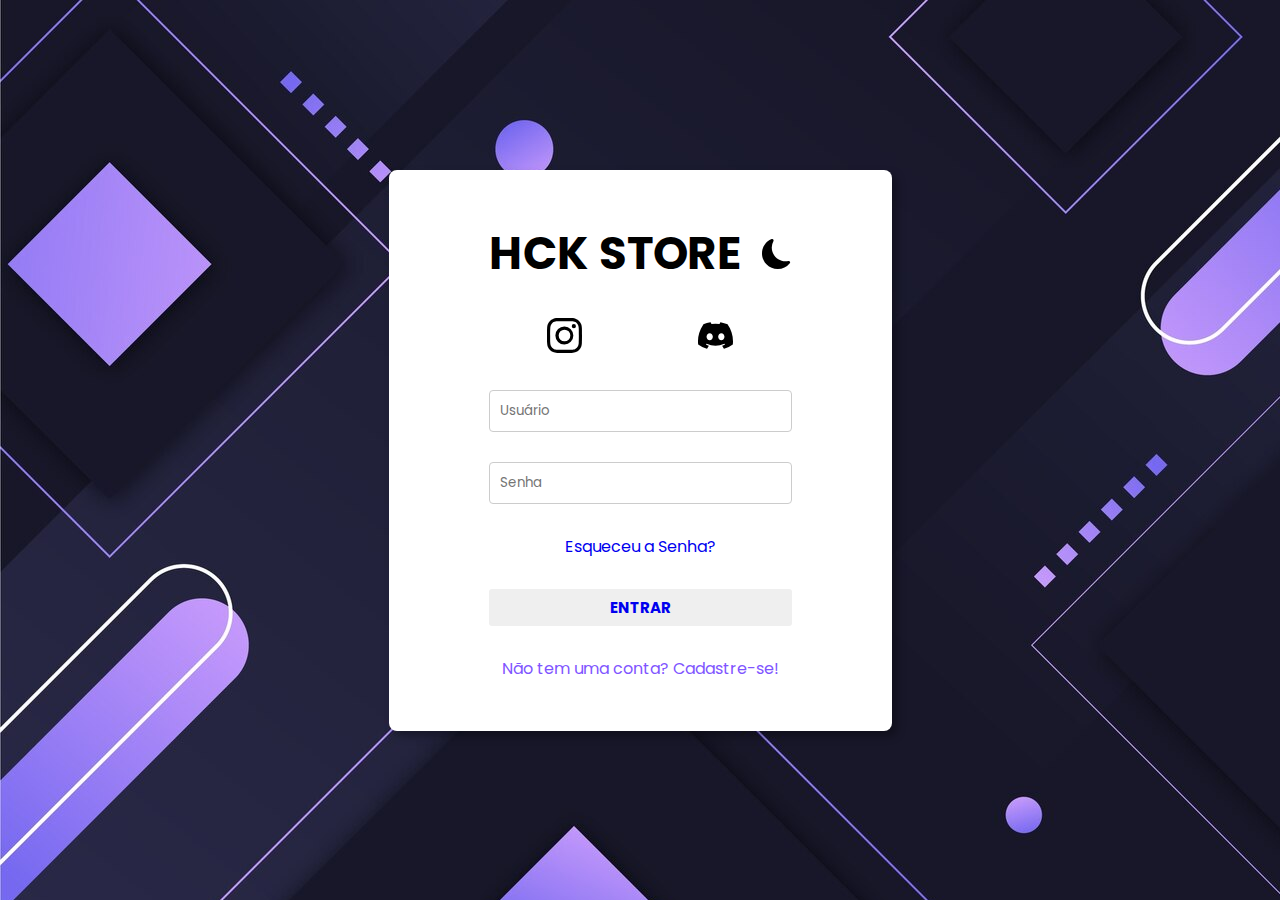
<file: index.html>
<!DOCTYPE html>
<html lang="pt-br">
<head>
    <meta charset="UTF-8">
    <meta name="viewport" content="width=device-width, initial-scale=1.0">
    <title>HCK STORE</title>
    <link rel="stylesheet" href="style.css">
</head>
<body background="assents/background.jpg">
    
    <div class="container">

        <div class="main">
            <div class="form">
                <div class="form_header">
    
                    <h1>HCK STORE</h1>
                   
                    <img src="assents/moon-fill.svg" alt="Light Mode" id="lightMode" class="mode-image" onclick="toggleMode()">
                   
                    <img src="assents/sun.svg" alt="Dark Mode" id="darkMode" class="mode-image hidden" onclick="toggleMode()">
    
                </div>
    
                <div class="social_media">
    
                    <a href="#">
                        <img src="assents/instagram (1).svg" alt="instagram">
    
                    </a>
    
                    <a href="#">
                        <img src="assents/discord (1).svg" alt="discord">
    
                    </a>
                </div>
    
                <div class="textfield">
    
                    <i class="fa-solid fa-user"></i>
                    <input type="text" id="name" name="Name" placeholder="Usuário" required>
    
                </div>
    
                <div class="textfield">
    
                    <i class="fa-solid fa-key"></i>
                    <input type="password" id="password" name="password" placeholder="Senha" required>
    
                </div>
                
                <div class="forget">
    
                    <a href="#">
    
                        Esqueceu a Senha?
    
                    </a>
    
                </div>
    
                <button type="submit" id="login_button">
                    
                    <a href="homepage/layout/home.html" target="_blank"> ENTRAR</a>

                </button>


    
                <div class="signup">

                    <a href="signup.html" target="_self">

                        Não tem uma conta? Cadastre-se!

                    </a>

                </div>

            </div>
    
            <script src="script.js"></script>
    </div>
    
    </div>



</body>
</html>
</file>
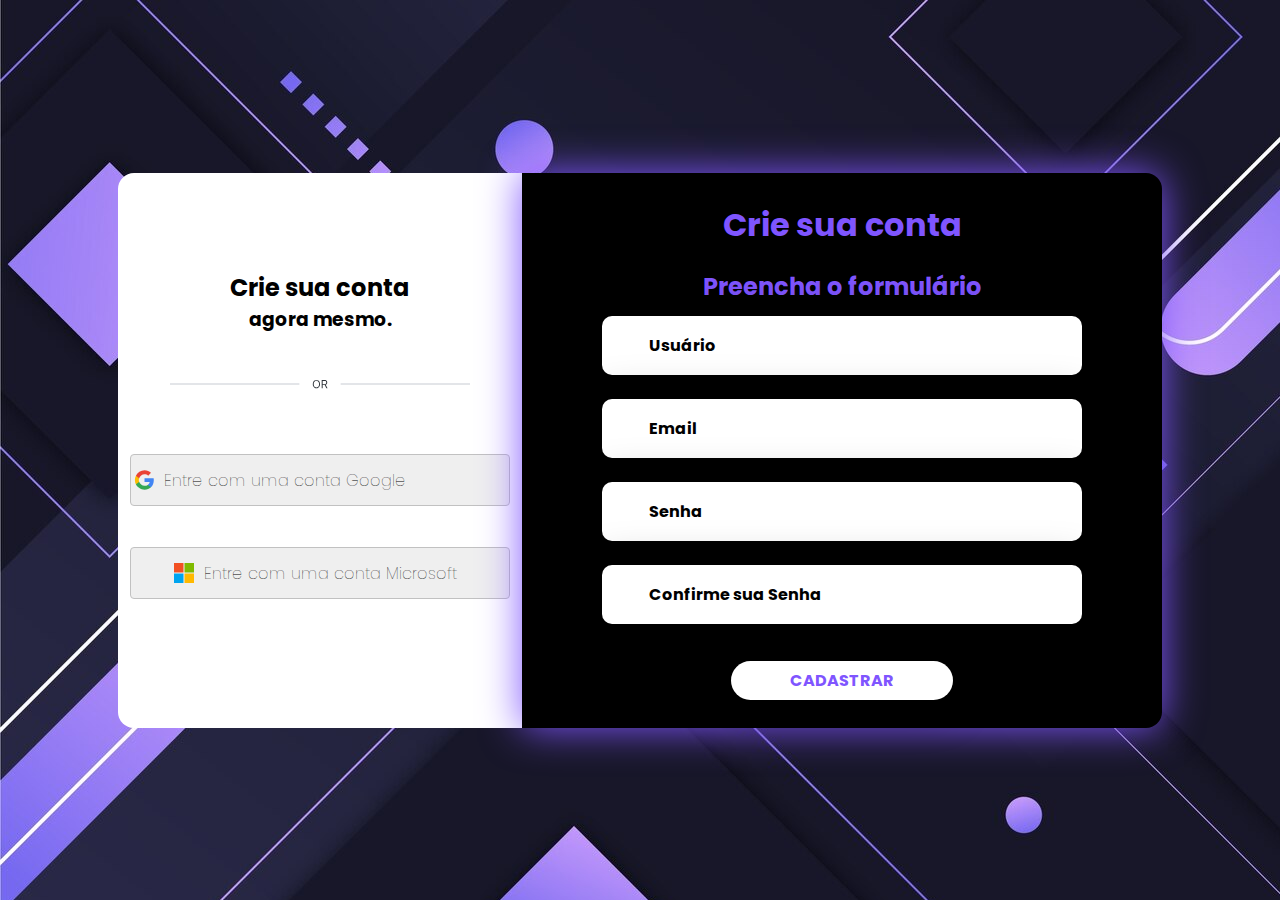
<file: signup.html>
<!DOCTYPE html>
<html lang="pt-br">

<head>
    <meta charset="UTF-8">
    <meta name="viewport" content="width=device-width, initial-scale=1.0">
    <title>Sign Up</title>
    <link rel="stylesheet" href="signup.css">
</head>

<body background="assents/background.jpg">
    <div class="main">
        <div class="left">

            <h2>Crie sua conta</h2>
            <h3>agora mesmo.</h3>
            
            <img src="assents/OR (2).svg" alt="">


            <div class="google">

                <button> <img src="assents/Google Logo (2).svg" alt="googlelogo">
                    <p>Entre com uma conta Google</p>
                </button>

            </div>
            
            <div class="microsoft">
                <button> <img src="assents/Microsoft Logo (2).svg" alt="microsoftlogo">
                    <p>Entre com uma conta Microsoft</p>
                </button>
            </div>


        </div>

        


        <div class="right">


            <h1>Crie sua conta</h1>
            <h2>Preencha o formulário</h2>

            <div class="textfield">
                
                <input id="usuario" type="text" placeholder="Usuário">
            
                </div>

            
            <div class="textfield">

            
                <input id="email" type="text" placeholder="Email">
                


            </div>

            
            <div class="textfield">

            
                <input id="senha" type="password" placeholder="Senha"> 
           


            </div>

            <div class="textfield">

            
                <input id="senha" type="password" placeholder="Confirme sua Senha"> 
          


            </div>

            <br>
            <button class="btn-login">CADASTRAR

            </button>
        </div>


</body>

</html>
</file>
<file: style.css>
@import url('https://fonts.googleapis.com/css2?family=Poppins%3Awght%40100%3B200%3B300%3B400&display=swap%27%29%3B');

 * {
        font-family:  'poppins' , sans-serif;
        margin: 0;
        padding: 0;
        box-sizing: border-box;
    }
    
    .container {
        height: 100vh;
        width: 100%;
        display: flex;
        align-items: center;
        justify-content: center;
    }
    


    body {
        transition: background-color 0.3s ease;
    }
    
    .hidden {
        display: none;
    }

    .main {
        height: 100vh;
        width: 100%;
        background: var(none);
        display: flex;
        align-items: center;
        justify-content: center;
    }

    .form {
        background-color: #ffffff;
        display: flex;
        flex-direction:column ;
        padding: 50px 100px;
        border-radius: 8px;
        gap: 30px;
        box-shadow: 5px 5px 8px rgba(0, 0, 0, 0.336);
        height: fit-content;
    }   
    
    
    .form_header {
        display: flex;
        align-items: center;
        justify-content: space-between;
    }
    
    
    
    .form_header h1 {
    font-size: 45px;
    position: relative;
    
    }
    
    .form_header h1::before {
        position: absolute;
        content: '' ;
        width: 100%;
        background-color: var(--color-gradient);
        height: 2px;
        bottom: 5px;
        border-radius: 2px;
    }

    .form_header img{
        cursor: pointer;
        font-size: 28px;
        width: 30px;
        margin-left: 20px;
    }

  

    .social_media {
        display: flex;
        justify-content: space-around;


    }

    .social_media img {
        width:35px;
        -webkit-transition: .5s ease;
        transition: .5s ease;
   
    }

    .social_media img:hover {
        -webkit-transform: scale(1.1);
     transform: scale(1.1);
    
    }

    .textfield{
        display: flex;
        flex-direction: column;
        align-items: center;
        justify-content: center;

    }

    .textfield input{
        width: 100%;
        padding: 10px;
        margin: 0; 
        border: 1px solid #ccc;
        border-radius: 4px;
        box-sizing: border-box;

    }

    .textfield input:focus {
      
        outline: none;
   
    }

    .forget a{

        display: flex;
        justify-content: center;
        text-decoration: none;
    }

    button{

        width: 100%;
        padding: 10px;
        margin: 0; 
        border: 1px solid #ccc;
        border-radius: 4px;
        box-sizing: border-box;
        border: none;
        padding: 7px;
        font-size: 15px;
        border-radius: 3px;
        font-weight: bold;
        text-align: center;
        cursor: pointer;
        cursor: pointer;
        -webkit-transition: .5s ease;
        transition: .5s ease;

    }
    
    button:hover{

        -webkit-transform: scale(1.1);
        transform: scale(1.1);

    }

    button a{

        text-decoration: none;

    }

    .signup{

        display: flex;
        justify-content: center;
    }


    .signup a{
      
      
        text-decoration: none;
        color: #7f55ff;
    

    }
    .light-mode #lightMode {
        display: inline;
    }
    
    .light-mode #darkMode {
        display: none;
    }
    
    .dark-mode #lightMode {
        display: none;
    }
    
    .dark-mode #darkMode {
        display: inline;
    }
</file>
<file: signup.css>
@import url('https://fonts.googleapis.com/css2?family=Poppins:wght@300;400;600;700;800&display=swap');

*{
    margin: 0;
    padding: 0;
    box-sizing: border-box;
    font-family: 'Poppins';
    
}

.main{

    width: 100vw;
    height: 100vh;
    display: flex;
    justify-content: center;
    align-items: center;

    
}

.left{

    color: #000000;
    width:404px;
    height:555px;
    display: flex;
    justify-content: center;
    align-items: center;
    flex-direction: column;
    background: #ffffff;
    border-radius: 16px 0px 0px 16px;

}

.left img{

    width: 300px;

    
}

.google button{
    margin-top: 20px;
    width: 380px;
    height: 52px;
    border-radius: 4px;
    border: #C1C1C1 1px solid;
    display: inline-flex;
    justify-content: center;
    align-items: center;
    cursor: pointer;
    -webkit-transition: .5s ease;
        transition: .5s ease;

}

.google button:hover{

    -webkit-transform: scale(1.1);
    transform: scale(1.1);

}

.google button img{
    margin-right: 10px;
    width: 20px;
    display: inline-flex;
    justify-content: center;
    align-items: center;

}

.google p{


    margin-right: 100px;
    display: inline-flex;
    justify-content: center;
    align-items: center;
    font-size: 16px;
    font-weight: lighter;
}

.microsoft button{
    width: 380px;
    height: 52px;
    border-radius: 4px;
    margin-top: 10px;
    border: #C1C1C1 1px solid;
    display: inline-flex;
    justify-content: center;
    align-items: center;
    cursor: pointer;
    -webkit-transition: .5s ease;
    transition: .5s ease;

}

.microsoft button:hover{

    -webkit-transform: scale(1.1);
    transform: scale(1.1);

}

.microsoft button img{
    margin-right: 10px;
    width: 20px;
    display: inline-flex;
    justify-content: center;
    align-items: center;

}

.microsoft p{


    margin-right: 10px;
    display: inline-flex;
    justify-content: center;
    align-items: center;
    font-size: 16px;
    font-weight: lighter;
}


img{
    width: auto;
    height: 100px;
    display: flex;
    justify-content: center;
    align-items: center;
    flex-direction: column;
}

.left h1{

    color: #ffffff;
}


.right{
    
    width: 640px;
    height: 555px;
    display: flex;
    justify-content: center;
    align-items: center;
    flex-direction: column;
    padding: 30px 35px;
    background: #000000;
    color: #7f55ff;
    box-shadow: 0px 0px 40px;
    border-radius: 0px 16px 16px 0px;

}

.right h1{
    color: #7f55ff;
    padding-bottom: 20px;
}


.textfield{

    width: 480px;
    height: 60px;
    display: flex;
    flex-direction: column;
    justify-content: center;
    align-items: flex-start;
    margin: 12px;
}

.textfield > input{
    font-weight: bold;
    width: 480px;
    border: none;
    border-radius: 10px;
    padding: 15px;
    background: #ffffff;
    color: #000000;
    font-size: 12pt;
    box-shadow: 0px 0px 40px #00000056;
    outline: none;
    border: 2px solid transparent;

}

.textfield > input::placeholder{
    color: #000000;
    padding: 30px;
}

.btn-login{
    width: 222px;
    height: 60px;
    border-radius: 30px;
    border: none;
    padding: 5px;
    background: #ffffff;
    color: #7f55ff;
    font-size: 12pt;
    box-shadow: 0px 10px 40px #00000056;
    outline: none;
    border: 2px solid transparent;
    text-transform: uppercase;
    font-weight: 800%;
    cursor: pointer;
    font-weight: bold;
    -webkit-transition: .5s ease;
    transition: .5s ease;
}

.btn-login:hover{

    background-color: #7f55ff;
    color: #ffffff;
    -webkit-transform: scale(1.1);
    transform: scale(1.1);
}


a{
    color: #ffffff;
    font-family: 'Popins';
}
</file>
